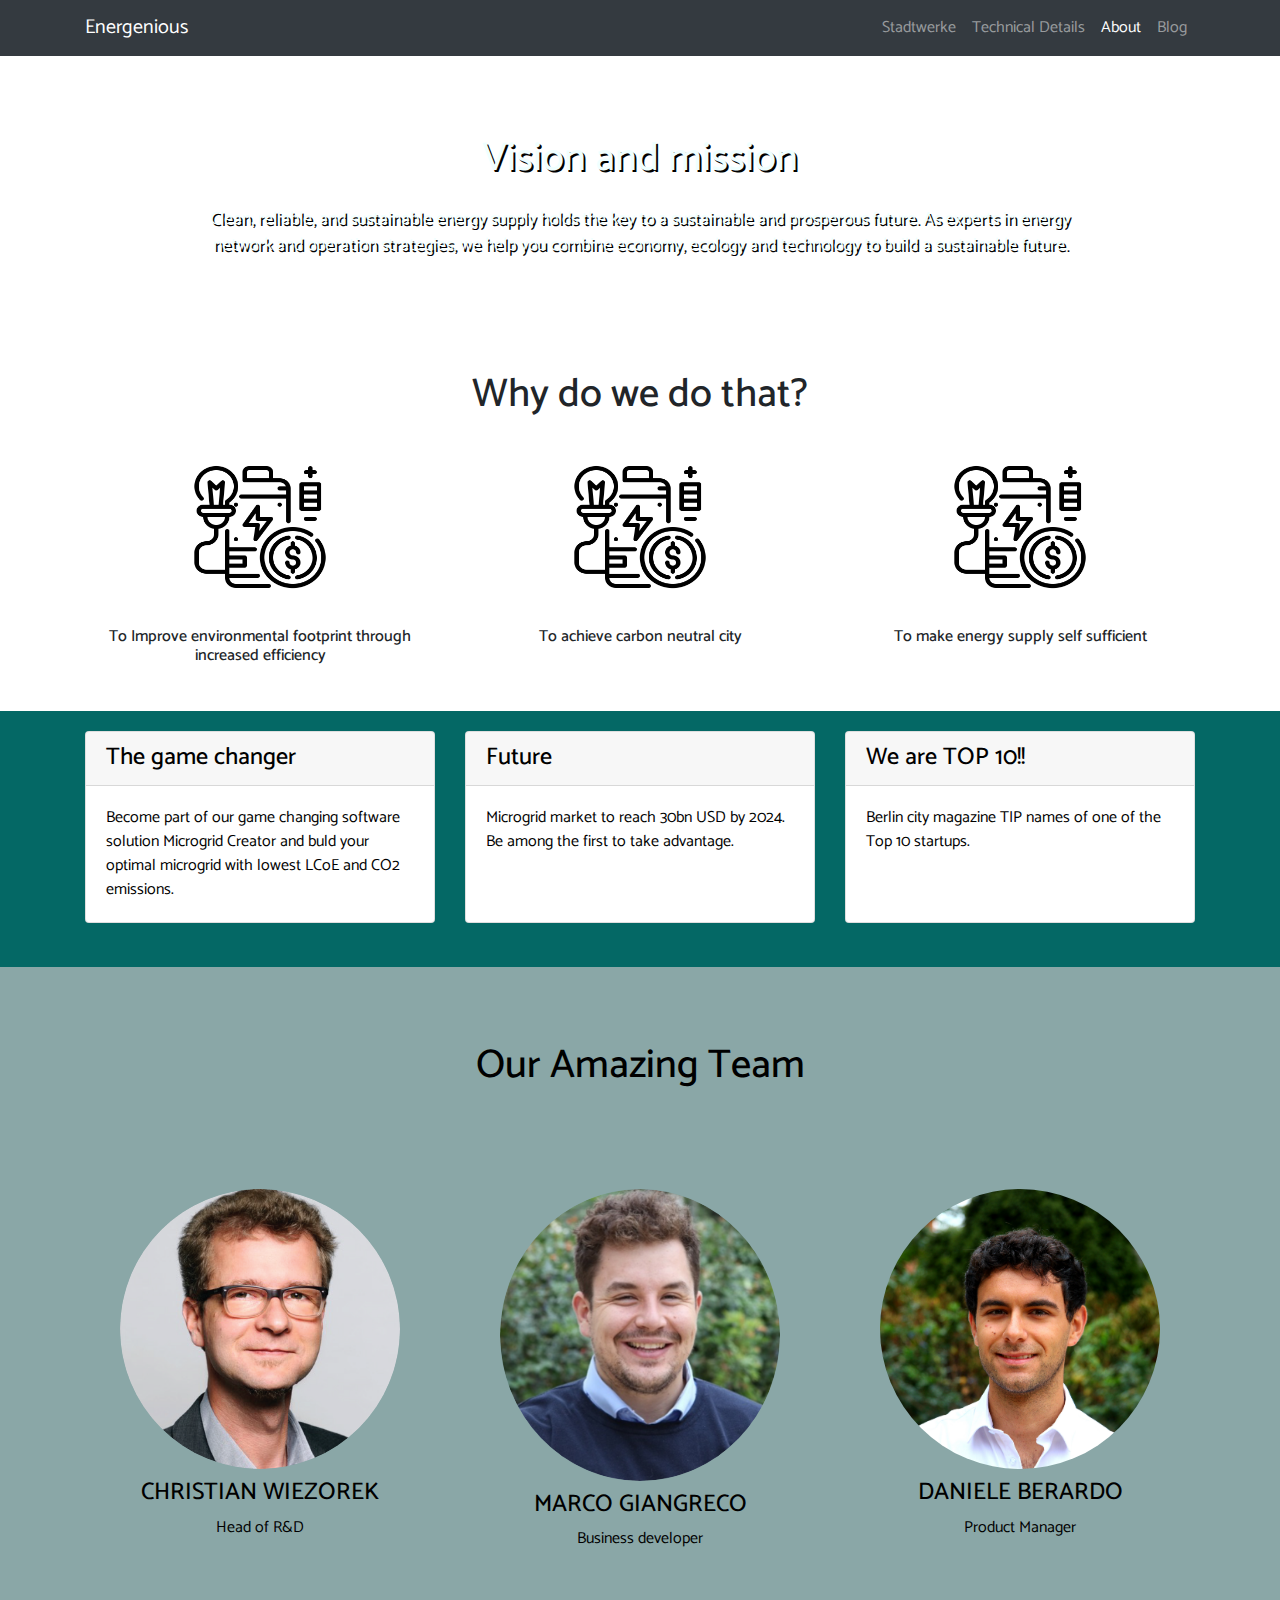
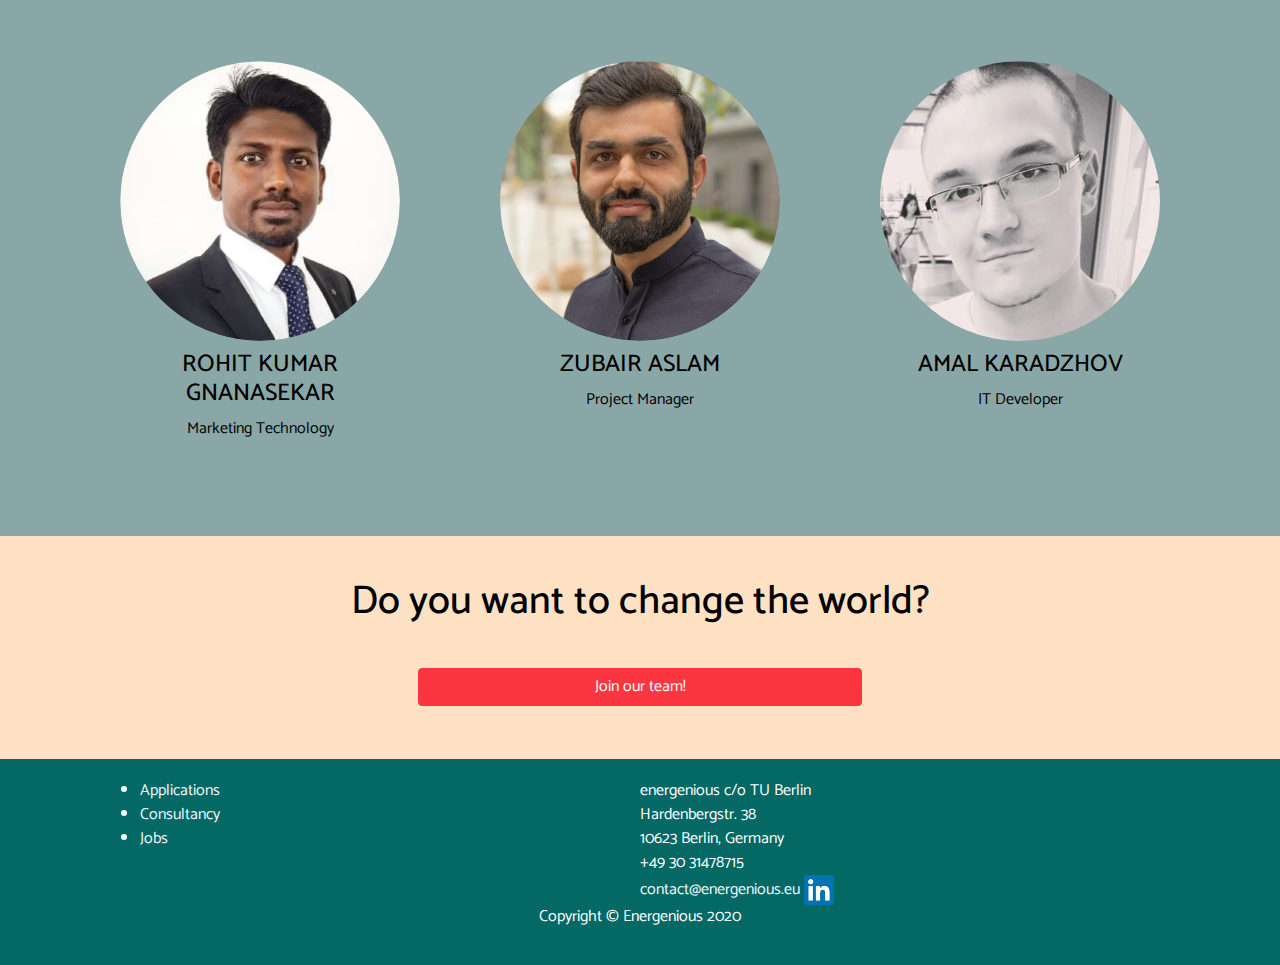
<file: startbootstrap-modern-business-gh-pages/about.html>
<!DOCTYPE html>
<html lang="en">

    <head>

        <meta charset="utf-8">
        <meta name="viewport" content="width=device-width, initial-scale=1, shrink-to-fit=no">
        
        <link href="https://fonts.googleapis.com/css?family=Catamaran&display=swap" rel="stylesheet">
        <link href="https://fonts.googleapis.com/css?family=Prompt&display=swap" rel="stylesheet">
        
        <meta name="description" content="">
        <meta name="author" content="">

        <title>Modern Business - Start Bootstrap Template</title>

        <!-- Bootstrap core CSS -->
        <link href="vendor/bootstrap/css/bootstrap.min.css" rel="stylesheet">

        <!-- Custom styles for this template -->
        <link href="css/modern-business.css" rel="stylesheet">

    </head>

    <body style=" padding: inherit">

        <!-- Navigation -->
        <nav class="navbar fixed-top navbar-expand-lg navbar-dark bg-dark fixed-top">
            <div class="container">
                <a class="navbar-brand" href="index.html">Energenious</a>
                <button class="navbar-toggler navbar-toggler-right" type="button" data-toggle="collapse" data-target="#navbarResponsive" aria-controls="navbarResponsive" aria-expanded="false" aria-label="Toggle navigation">
                    <span class="navbar-toggler-icon"></span>
                </button>
                <div class="collapse navbar-collapse" id="navbarResponsive">
                    <ul class="navbar-nav ml-auto">
                        <li class="nav-item">
                            <a class="nav-link" href="stadtwerke.html">Stadtwerke</a>
                        </li>
                        <li class="nav-item">
                            <a class="nav-link" href="technical_details.html">Technical Details</a>
                        </li>
                        <li class="nav-item; active">
                            <a class="nav-link" href="about.html">About</a>
                        </li>
                        <li class="nav-item">
                            <a class="nav-link" href="#">Blog</a>
                        </li>
                    </ul>
                </div>
            </div>
        </nav>

        <!-- Page Content -->
        <div class="abouthead">

            <div class="container">

                <div style="padding-top: 10%">
                    <h1 class="my-4" style="text-align: center; color: azure">Vision and mission</h1>
                </div>
                <div style="padding-bottom:5%">
                    <p style="font-size: 110%; text-align: center; margin: 0% 10%; color: azure"> Clean, reliable, and sustainable energy supply holds the key to a sustainable and prosperous future. As experts in energy network and operation strategies, we help you combine economy, ecology and technology to build a sustainable future.

                    </p>
                </div>
            </div>
        </div>

        <div>
            <div class="container">
                <h1 style="text-align: center; padding-top: 5% ">Why do we do that?</h1>
                <!-- Marketing Icons Section
<!-- /.row -->
                
                <div class="row">
                    <div class="col-lg-4 mb-4">
                        <img src="./images/ecology-and-environment.png" class ="card-img-top" style="height: 50%; width: 40%; margin: 10% 30% ">
                        <div class="card-body" style="padding:0%">
                            <h6 class="card-title" style="text-align: center">To Improve environmental footprint through increased efficiency</h6>

                        </div>

                    </div>
                    <div class="col-lg-4 mb-4">

                        <img src="./images/ecology-and-environment.png" class ="card-img-top" style="height: 50%; width: 40%; margin: 10% 30% ">
                        <div class="card-body" style="padding:0% 10%">
                            <h6 class="card-title" style="text-align: center">To achieve carbon neutral city
                            </h6>


                        </div>
                    </div>
                    <div class="col-lg-4 mb-4">

                        <img src="./images/ecology-and-environment.png" class ="card-img-top" style="height: 50%; width: 40%; margin: 10% 30% ">
                        <div class="card-body" style="padding:0%">
                            <h6 class="card-title" style="text-align: center">To make energy supply self sufficient
                            </h6>

                        </div>
                    </div>
                </div>
                <!-- /.row -->
            </div>
        </div>




        <div class="classical-box">
            <div class="container">

                <!-- Marketing Icons Section -->
                <div class="row">
                    <div class="col-lg-4 mb-4">
                        <div class="card h-100">
                            <h4 class="card-header">The game changer</h4>
                            <div class="card-body">
                                <p class="card-text">Become part of our game changing software solution Microgrid Creator and buld your optimal microgrid with lowest LCoE and CO2 emissions.</p>
                            </div>
                        </div>
                    </div>
                    <div class="col-lg-4 mb-4">
                        <div class="card h-100">
                            <h4 class="card-header">Future</h4>
                            <div class="card-body">
                                <p class="card-text">Microgrid market to reach 30bn USD by 2024. Be among the first to take advantage.</p>
                            </div>
                        </div>
                    </div>
                    <div class="col-lg-4 mb-4">
                        <div class="card h-100">
                            <h4 class="card-header">We are TOP 10!!</h4>
                            <div class="card-body">
                                <p class="card-text">Berlin city magazine TIP names of one of the Top 10 startups.</p>
                            </div>
                        </div>
                    </div>
                </div>
                <!-- /.row -->


            </div>
        </div>
        <div class="soft-box">
            <div class="container">
                <h1 style="text-align: center; padding: 5% ">Our Amazing Team</h1>
                <!-- Marketing Icons Section
<!-- /.row -->
                <div class="row">
                    <div class="col-lg-4">
                        <div class="team-member" style="margin: 10%">
                            <img class="mx-auto rounded-circle" src="./images/team/Christian.png" alt="" style="width: 100%">
                            <p class="img__description">Christian is responsible for the development of the modeling and optimization software of energenious. He also takes responsibility for the commercial controlling. Christian has a background in natural sciences. Due to his many years as an independent master carpenter he has a sound business and commercial experience. As a research associate at the SENSE department of the Technical University of Berlin, he is responsible for the implementation of European projects on smart grids, integration of renewable energies, sector coupling and decentralization.</p>
                            <h4 style="text-align: center">CHRISTIAN WIEZOREK</h4>
                            <p style="text-align: center">Head of R&amp;D</p>
                            <ul class="list-inline social-buttons">
                                <li class="list-inline-item">
                                    <a href="#">
                                        <i class="fab fa-twitter"></i>
                                    </a>
                                </li>
                                <li class="list-inline-item">
                                    <a href="#">
                                        <i class="fab fa-facebook-f"></i>
                                    </a>
                                </li>
                                <li class="list-inline-item">
                                    <a href="#">
                                        <i class="fab fa-linkedin-in"></i>
                                    </a>
                                </li>
                            </ul>
                        </div>
                    </div>
                    <div class="col-lg-4">
                        <div class="team-member" style="margin: 10%">
                            <img class="mx-auto rounded-circle" src="./images/team/Marco.png" alt="" style="width: 100%">
                            <p class="img__description">Marco is responsible for customer relations and business development at energenious. In this role, he also supports the strategic planning and internal processes. Marco is a trained mechanical design engineer and has worked in several cross-cultural environments in Europe and Mexico. With his affinity for business literature and his experience in the automotive industry he contributes to a lean and agile working environment, involving the customer in the team.</p>
                            <h4 style="text-align: center">MARCO GIANGRECO</h4>
                            <p style="text-align: center">Business developer</p>
                            <ul class="list-inline social-buttons">
                                <li class="list-inline-item">
                                    <a href="#">
                                        <i class="fab fa-twitter"></i>
                                    </a>
                                </li>
                                <li class="list-inline-item">
                                    <a href="#">
                                        <i class="fab fa-facebook-f"></i>
                                    </a>
                                </li>
                                <li class="list-inline-item">
                                    <a href="#">
                                        <i class="fab fa-linkedin-in"></i>
                                    </a>
                                </li>
                            </ul>
                        </div>
                    </div>
                    <div class="col-lg-4">
                        <div class="team-member" style="margin: 10%">
                            <img class="mx-auto rounded-circle" src="./images/team/Daniele.jpg" alt="" style="width: 100%">
                            <p class="img__description">Daniele is responsible for the agile software development at energenious. He has a M.Eng. in electrical engineering at the Technical University Berlin and many years of practical experience as a freelance IT developer. In his previous work Daniele has been deeply involved in the topics of automation and optimization of smart grids at research institutions such as Fraunhofer ISE, DFKI and DAI Laboratory. Through his experience and expertise in the electrical and ICT sector, he creates the necessary interfaces for the digitization of energy.</p>
                            <h4 style="text-align: center">DANIELE BERARDO</h4>
                            <p style="text-align: center">Product Manager</p>
                            <ul class="list-inline social-buttons">
                                <li class="list-inline-item">
                                    <a href="#">
                                        <i class="fab fa-twitter"></i>
                                    </a>
                                </li>
                                <li class="list-inline-item">
                                    <a href="#">
                                        <i class="fab fa-facebook-f"></i>
                                    </a>
                                </li>
                                <li class="list-inline-item">
                                    <a href="#">
                                        <i class="fab fa-linkedin-in"></i>
                                    </a>
                                </li>
                            </ul>
                        </div>
                    </div>
                    <div class="col-lg-4">
                        <div class="team-member" style="margin: 10%">
                            <img class="mx-auto rounded-circle" src="./images/team/Rohit.png" alt="" style="width: 100%">
                            <p class="img__description">Rohit is responsible for marketing technology at energenious. He has a B.Eng. in Electrical Engineering and an MBA & Eng. in Interdisciplinary Management. Through his work as a market analyst with other tech startups, Rohit can draw on a wealth of experience. In addition, he has many years of experience as a project manager and development engineer in India and Europe, i.a. in the startup area. With his analytical skills and strategic mindset, he enables the implementation of both short and long term structured actions.</p>
                            <h4 style="text-align: center">ROHIT KUMAR GNANASEKAR</h4>
                            <p style="text-align: center">Marketing Technology</p>
                            <ul class="list-inline social-buttons">
                                <li class="list-inline-item">
                                    <a href="#">
                                        <i class="fab fa-twitter"></i>
                                    </a>
                                </li>
                                <li class="list-inline-item">
                                    <a href="#">
                                        <i class="fab fa-facebook-f"></i>
                                    </a>
                                </li>
                                <li class="list-inline-item">
                                    <a href="#">
                                        <i class="fab fa-linkedin-in"></i>
                                    </a>
                                </li>
                            </ul>
                        </div>
                    </div>
                    <div class="col-lg-4">
                        <div class="team-member" style="margin: 10%">
                            <img class="mx-auto rounded-circle" src="./images/team/Zubair.png" alt="" style="width: 100%">
                            <p class="img__description">Zubair is responsible for data architecture development and data management at energenious. He also takes care of user administration. Zubair has a bachelor’s degree in mechanical engineering from Pakistan and master’s degree in power engineering from TU Munich. He has worked in various positions in Pakistan and Europe. With his working experience and knowledge in system design and product management in the energy sector he contributes to the integration of sustainable and renewable energy systems. He has also worked in solar energy market intelligence at SolarPower Europe and laid the foundation for Global Market Outlook Report (GMO 2018).</p>
                            <h4 style="text-align: center">ZUBAIR ASLAM</h4>
                            <p style="text-align: center">Project Manager</p>
                            <ul class="list-inline social-buttons">
                                <li class="list-inline-item">
                                    <a href="#">
                                        <i class="fab fa-twitter"></i>
                                    </a>
                                </li>
                                <li class="list-inline-item">
                                    <a href="#">
                                        <i class="fab fa-facebook-f"></i>
                                    </a>
                                </li>
                                <li class="list-inline-item">
                                    <a href="#">
                                        <i class="fab fa-linkedin-in"></i>
                                    </a>
                                </li>
                            </ul>
                        </div>
                    </div>
                    <div class="col-lg-4">
                        <div class="team-member" style="margin: 10%">
                            <img class="mx-auto rounded-circle" src="./images/team/Amal.png" alt="" style="width: 100%">
                            <p class="img__description">Amal is a Junior Developer at energenious. He is a trained IT developer with certificates from Software University Sofia, Bulgaria, and specialized in web development. In his freelance work he has implemented several own open source projects, i.a. in the gaming area. Amal supports the product development at energenious, especially in the field of front-end implementation and back-end connectivity.</p>
                            <h4 style="text-align: center">AMAL KARADZHOV</h4>
                            <p style="text-align: center">IT Developer</p>
                            <ul class="list-inline social-buttons">
                                <li class="list-inline-item">
                                    <a href="#">
                                        <i class="fab fa-twitter"></i>
                                    </a>
                                </li>
                                <li class="list-inline-item">
                                    <a href="#">
                                        <i class="fab fa-facebook-f"></i>
                                    </a>
                                </li>
                                <li class="list-inline-item">
                                    <a href="#">
                                        <i class="fab fa-linkedin-in"></i>
                                    </a>
                                </li>
                            </ul>
                        </div>
                    </div>
                </div>
                <!-- /.row -->
            </div>
        </div>

        <div class="accent-box">
            <div class="container">
                <h1 style="text-align: center; padding-top: 2% ">Do you want to change the world?</h1>
                <button type="button" class="btn btn-primary" style="margin: 3% 30%; width: 40%">Join our team!</button>
                <!-- Marketing Icons Section
<!-- /.row -->
                <div class="row">

                </div>
            </div>
        </div>
        <!-- /.row -->

        <!-- /.container -->

        <!-- Footer -->
        <footer class="classical-box">
            <div class="container">
                <div class="row col-12 text-white">
                    <div class="container col-6">
                        <ul>
                            <li><a href="applications.html">Applications</a></li>
                            <li><a href="services.html">Consultancy</a></li>
                            <li><a href="jobs.html">Jobs</a></li>	
                        </ul>
                    </div>
                    <div class="container col-6">
                        energenious c/o TU Berlin<br>
                        Hardenbergstr. 38<br>
                        10623 Berlin, Germany<br>
                        +49 30 31478715<br>
                        <a href="mailto:contact@energenious.eu">contact@energenious.eu</a>
                        <a href="https://www.linkedin.com/company/energenious/" target="_blank">
                            <img src="images/linkedin.png">
                        </a>
                    </div>
                </div>
                <div class="container col-12 text-center">
                    <p class="text-white">Copyright &copy; Energenious 2020</p>
                </div>
            </div>
            <!-- /.container -->
        </footer>

        <!-- Bootstrap core JavaScript -->
        <script src="vendor/jquery/jquery.min.js"></script>
        <script src="vendor/bootstrap/js/bootstrap.bundle.min.js"></script>

    </body>

</html>
</file>
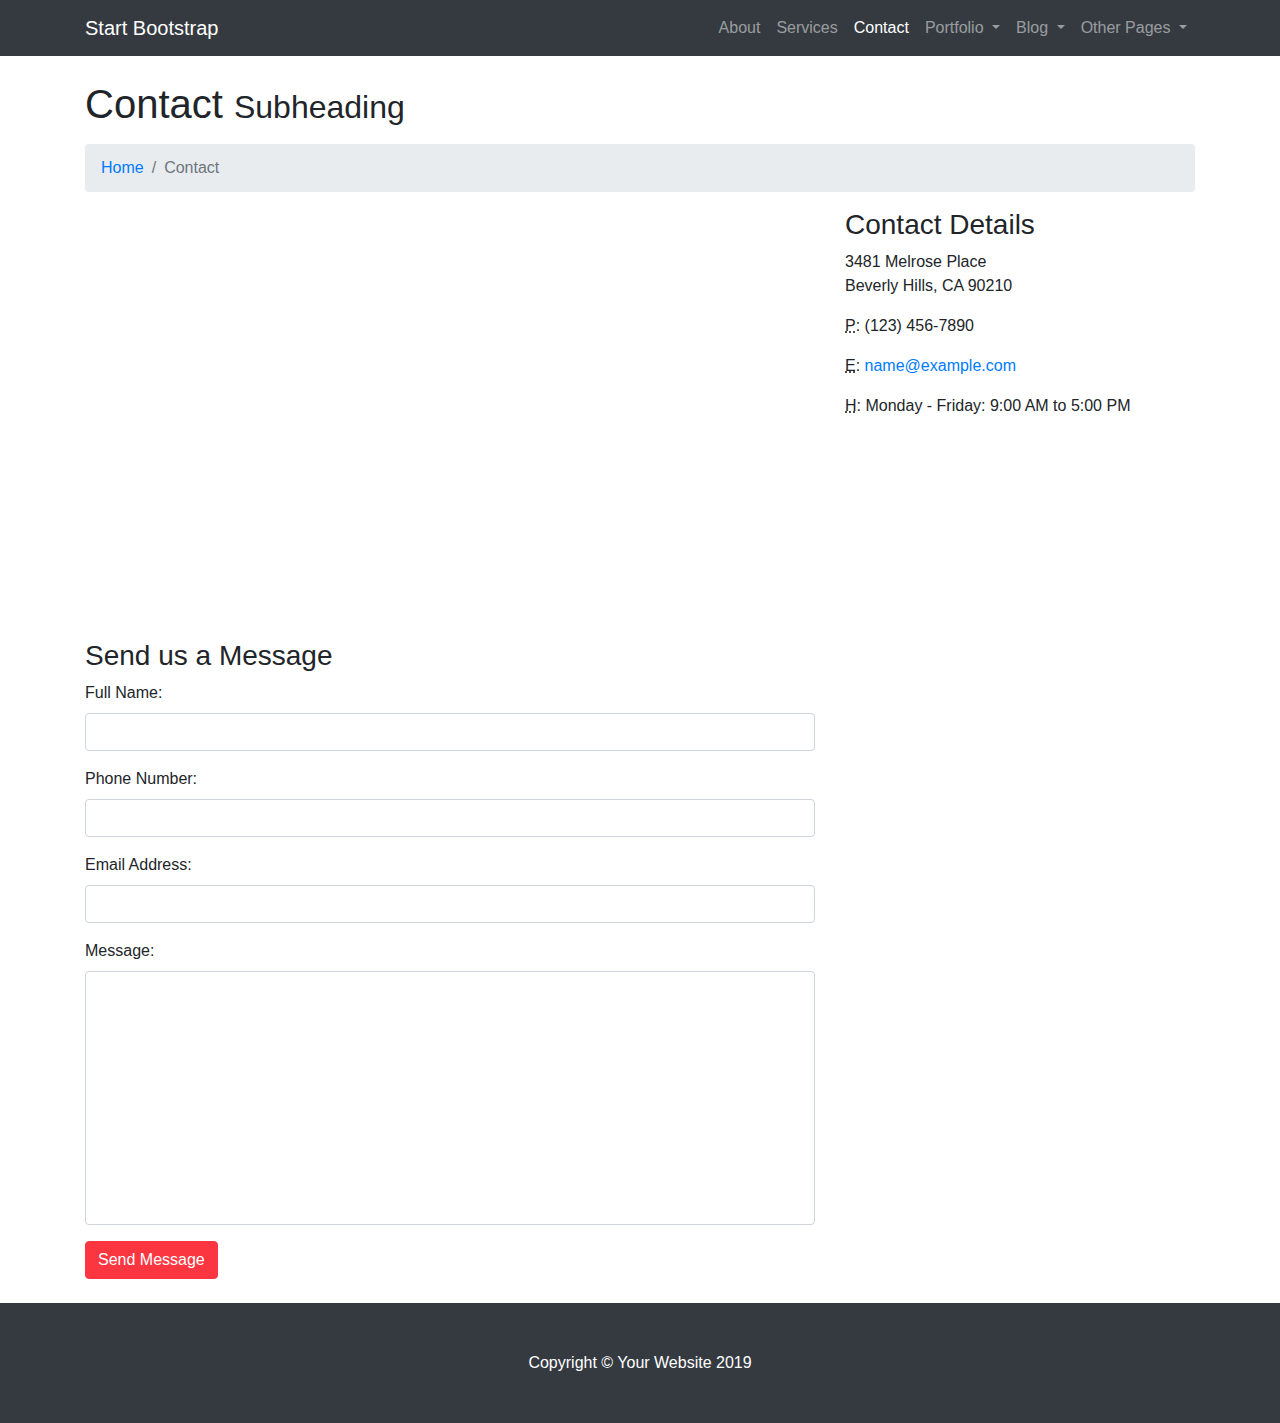
<file: startbootstrap-modern-business-gh-pages/contact.html>
<!DOCTYPE html>
<html lang="en">

<head>

  <meta charset="utf-8">
  <meta name="viewport" content="width=device-width, initial-scale=1, shrink-to-fit=no">
  <meta name="description" content="">
  <meta name="author" content="">

  <title>Modern Business - Start Bootstrap Template</title>

  <!-- Bootstrap core CSS -->
  <link href="vendor/bootstrap/css/bootstrap.min.css" rel="stylesheet">

  <!-- Custom styles for this template -->
  <link href="css/modern-business.css" rel="stylesheet">

</head>

<body>

  <!-- Navigation -->
  <nav class="navbar fixed-top navbar-expand-lg navbar-dark bg-dark fixed-top">
    <div class="container">
      <a class="navbar-brand" href="index.html">Start Bootstrap</a>
      <button class="navbar-toggler navbar-toggler-right" type="button" data-toggle="collapse" data-target="#navbarResponsive" aria-controls="navbarResponsive" aria-expanded="false" aria-label="Toggle navigation">
        <span class="navbar-toggler-icon"></span>
      </button>
      <div class="collapse navbar-collapse" id="navbarResponsive">
        <ul class="navbar-nav ml-auto">
          <li class="nav-item">
            <a class="nav-link" href="about.html">About</a>
          </li>
          <li class="nav-item">
            <a class="nav-link" href="services.html">Services</a>
          </li>
          <li class="nav-item active">
            <a class="nav-link" href="contact.html">Contact</a>
          </li>
          <li class="nav-item dropdown">
            <a class="nav-link dropdown-toggle" href="#" id="navbarDropdownPortfolio" data-toggle="dropdown" aria-haspopup="true" aria-expanded="false">
              Portfolio
            </a>
            <div class="dropdown-menu dropdown-menu-right" aria-labelledby="navbarDropdownPortfolio">
              <a class="dropdown-item" href="portfolio-1-col.html">1 Column Portfolio</a>
              <a class="dropdown-item" href="portfolio-2-col.html">2 Column Portfolio</a>
              <a class="dropdown-item" href="portfolio-3-col.html">3 Column Portfolio</a>
              <a class="dropdown-item" href="portfolio-4-col.html">4 Column Portfolio</a>
              <a class="dropdown-item" href="portfolio-item.html">Single Portfolio Item</a>
            </div>
          </li>
          <li class="nav-item dropdown">
            <a class="nav-link dropdown-toggle" href="#" id="navbarDropdownBlog" data-toggle="dropdown" aria-haspopup="true" aria-expanded="false">
              Blog
            </a>
            <div class="dropdown-menu dropdown-menu-right" aria-labelledby="navbarDropdownBlog">
              <a class="dropdown-item" href="blog-home-1.html">Blog Home 1</a>
              <a class="dropdown-item" href="blog-home-2.html">Blog Home 2</a>
              <a class="dropdown-item" href="blog-post.html">Blog Post</a>
            </div>
          </li>
          <li class="nav-item dropdown">
            <a class="nav-link dropdown-toggle" href="#" id="navbarDropdownBlog" data-toggle="dropdown" aria-haspopup="true" aria-expanded="false">
              Other Pages
            </a>
            <div class="dropdown-menu dropdown-menu-right" aria-labelledby="navbarDropdownBlog">
              <a class="dropdown-item" href="full-width.html">Full Width Page</a>
              <a class="dropdown-item" href="sidebar.html">Sidebar Page</a>
              <a class="dropdown-item" href="faq.html">FAQ</a>
              <a class="dropdown-item" href="404.html">404</a>
              <a class="dropdown-item" href="pricing.html">Pricing Table</a>
            </div>
          </li>
        </ul>
      </div>
    </div>
  </nav>

  <!-- Page Content -->
  <div class="container">

    <!-- Page Heading/Breadcrumbs -->
    <h1 class="mt-4 mb-3">Contact
      <small>Subheading</small>
    </h1>

    <ol class="breadcrumb">
      <li class="breadcrumb-item">
        <a href="index.html">Home</a>
      </li>
      <li class="breadcrumb-item active">Contact</li>
    </ol>

    <!-- Content Row -->
    <div class="row">
      <!-- Map Column -->
      <div class="col-lg-8 mb-4">
        <!-- Embedded Google Map -->
        <iframe width="100%" height="400px" frameborder="0" scrolling="no" marginheight="0" marginwidth="0" src="http://maps.google.com/maps?hl=en&amp;ie=UTF8&amp;ll=37.0625,-95.677068&amp;spn=56.506174,79.013672&amp;t=m&amp;z=4&amp;output=embed"></iframe>
      </div>
      <!-- Contact Details Column -->
      <div class="col-lg-4 mb-4">
        <h3>Contact Details</h3>
        <p>
          3481 Melrose Place
          <br>Beverly Hills, CA 90210
          <br>
        </p>
        <p>
          <abbr title="Phone">P</abbr>: (123) 456-7890
        </p>
        <p>
          <abbr title="Email">E</abbr>:
          <a href="mailto:name@example.com">name@example.com
          </a>
        </p>
        <p>
          <abbr title="Hours">H</abbr>: Monday - Friday: 9:00 AM to 5:00 PM
        </p>
      </div>
    </div>
    <!-- /.row -->

    <!-- Contact Form -->
    <!-- In order to set the email address and subject line for the contact form go to the bin/contact_me.php file. -->
    <div class="row">
      <div class="col-lg-8 mb-4">
        <h3>Send us a Message</h3>
        <form name="sentMessage" id="contactForm" novalidate>
          <div class="control-group form-group">
            <div class="controls">
              <label>Full Name:</label>
              <input type="text" class="form-control" id="name" required data-validation-required-message="Please enter your name.">
              <p class="help-block"></p>
            </div>
          </div>
          <div class="control-group form-group">
            <div class="controls">
              <label>Phone Number:</label>
              <input type="tel" class="form-control" id="phone" required data-validation-required-message="Please enter your phone number.">
            </div>
          </div>
          <div class="control-group form-group">
            <div class="controls">
              <label>Email Address:</label>
              <input type="email" class="form-control" id="email" required data-validation-required-message="Please enter your email address.">
            </div>
          </div>
          <div class="control-group form-group">
            <div class="controls">
              <label>Message:</label>
              <textarea rows="10" cols="100" class="form-control" id="message" required data-validation-required-message="Please enter your message" maxlength="999" style="resize:none"></textarea>
            </div>
          </div>
          <div id="success"></div>
          <!-- For success/fail messages -->
          <button type="submit" class="btn btn-primary" id="sendMessageButton">Send Message</button>
        </form>
      </div>

    </div>
    <!-- /.row -->

  </div>
  <!-- /.container -->

  <!-- Footer -->
  <footer class="py-5 bg-dark">
    <div class="container">
      <p class="m-0 text-center text-white">Copyright &copy; Your Website 2019</p>
    </div>
    <!-- /.container -->
  </footer>

  <!-- Bootstrap core JavaScript -->
  <script src="vendor/jquery/jquery.min.js"></script>
  <script src="vendor/bootstrap/js/bootstrap.bundle.min.js"></script>

  <!-- Contact form JavaScript -->
  <!-- Do not edit these files! In order to set the email address and subject line for the contact form go to the bin/contact_me.php file. -->
  <script src="js/jqBootstrapValidation.js"></script>
  <script src="js/contact_me.js"></script>

</body>

</html>
</file>
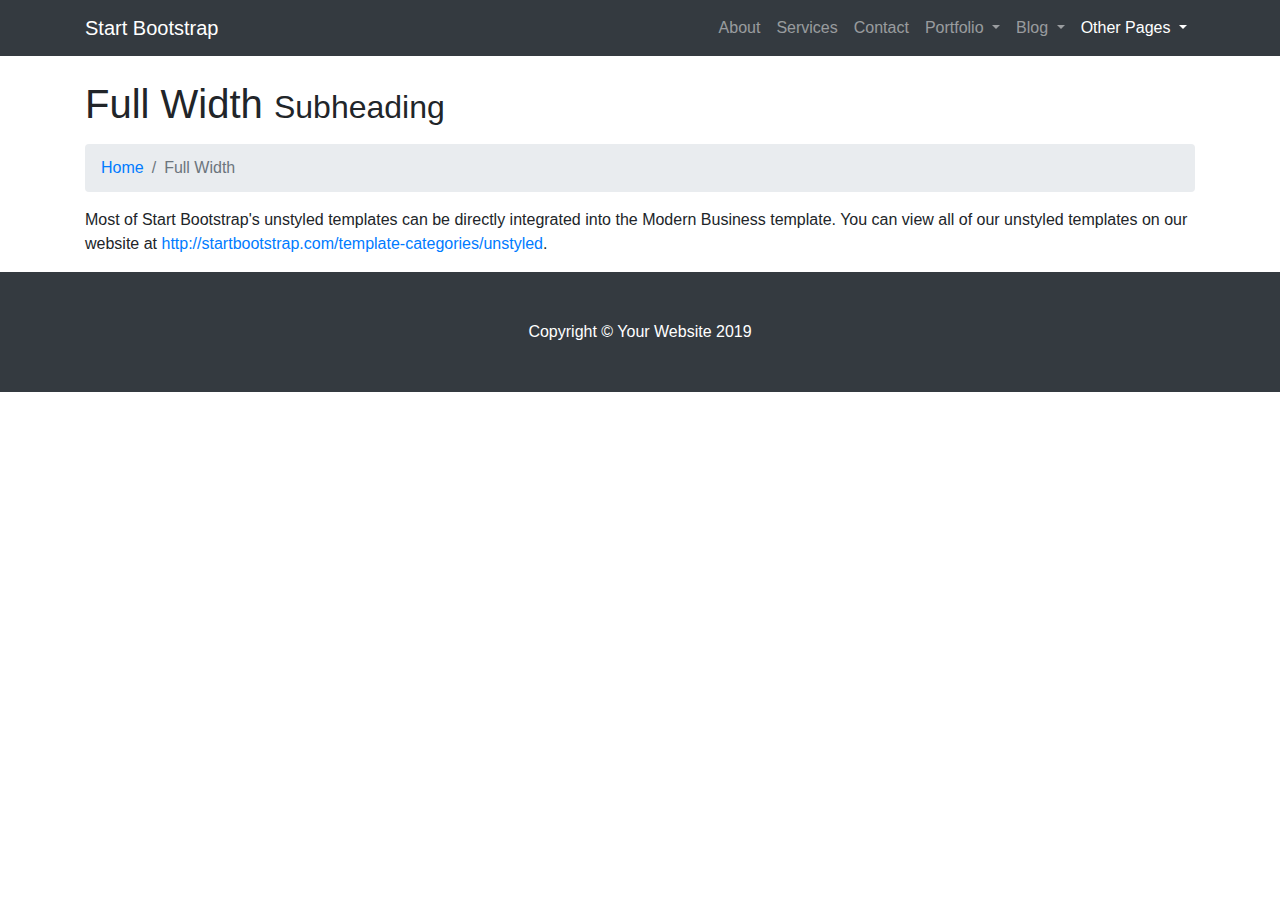
<file: startbootstrap-modern-business-gh-pages/full-width.html>
<!DOCTYPE html>
<html lang="en">

<head>

  <meta charset="utf-8">
  <meta name="viewport" content="width=device-width, initial-scale=1, shrink-to-fit=no">
  <meta name="description" content="">
  <meta name="author" content="">

  <title>Modern Business - Start Bootstrap Template</title>

  <!-- Bootstrap core CSS -->
  <link href="vendor/bootstrap/css/bootstrap.min.css" rel="stylesheet">

  <!-- Custom styles for this template -->
  <link href="css/modern-business.css" rel="stylesheet">

</head>

<body>

  <!-- Navigation -->
  <nav class="navbar fixed-top navbar-expand-lg navbar-dark bg-dark fixed-top">
    <div class="container">
      <a class="navbar-brand" href="index.html">Start Bootstrap</a>
      <button class="navbar-toggler navbar-toggler-right" type="button" data-toggle="collapse" data-target="#navbarResponsive" aria-controls="navbarResponsive" aria-expanded="false" aria-label="Toggle navigation">
        <span class="navbar-toggler-icon"></span>
      </button>
      <div class="collapse navbar-collapse" id="navbarResponsive">
        <ul class="navbar-nav ml-auto">
          <li class="nav-item">
            <a class="nav-link" href="about.html">About</a>
          </li>
          <li class="nav-item">
            <a class="nav-link" href="services.html">Services</a>
          </li>
          <li class="nav-item">
            <a class="nav-link" href="contact.html">Contact</a>
          </li>
          <li class="nav-item dropdown">
            <a class="nav-link dropdown-toggle" href="#" id="navbarDropdownPortfolio" data-toggle="dropdown" aria-haspopup="true" aria-expanded="false">
              Portfolio
            </a>
            <div class="dropdown-menu dropdown-menu-right" aria-labelledby="navbarDropdownPortfolio">
              <a class="dropdown-item" href="portfolio-1-col.html">1 Column Portfolio</a>
              <a class="dropdown-item" href="portfolio-2-col.html">2 Column Portfolio</a>
              <a class="dropdown-item" href="portfolio-3-col.html">3 Column Portfolio</a>
              <a class="dropdown-item" href="portfolio-4-col.html">4 Column Portfolio</a>
              <a class="dropdown-item" href="portfolio-item.html">Single Portfolio Item</a>
            </div>
          </li>
          <li class="nav-item dropdown">
            <a class="nav-link dropdown-toggle" href="#" id="navbarDropdownBlog" data-toggle="dropdown" aria-haspopup="true" aria-expanded="false">
              Blog
            </a>
            <div class="dropdown-menu dropdown-menu-right" aria-labelledby="navbarDropdownBlog">
              <a class="dropdown-item" href="blog-home-1.html">Blog Home 1</a>
              <a class="dropdown-item" href="blog-home-2.html">Blog Home 2</a>
              <a class="dropdown-item" href="blog-post.html">Blog Post</a>
            </div>
          </li>
          <li class="nav-item active dropdown">
            <a class="nav-link dropdown-toggle" href="#" id="navbarDropdownBlog" data-toggle="dropdown" aria-haspopup="true" aria-expanded="false">
              Other Pages
            </a>
            <div class="dropdown-menu dropdown-menu-right" aria-labelledby="navbarDropdownBlog">
              <a class="dropdown-item active" href="full-width.html">Full Width Page</a>
              <a class="dropdown-item" href="sidebar.html">Sidebar Page</a>
              <a class="dropdown-item" href="faq.html">FAQ</a>
              <a class="dropdown-item" href="404.html">404</a>
              <a class="dropdown-item" href="pricing.html">Pricing Table</a>
            </div>
          </li>
        </ul>
      </div>
    </div>
  </nav>

  <!-- Page Content -->
  <div class="container">

    <!-- Page Heading/Breadcrumbs -->
    <h1 class="mt-4 mb-3">Full Width
      <small>Subheading</small>
    </h1>

    <ol class="breadcrumb">
      <li class="breadcrumb-item">
        <a href="index.html">Home</a>
      </li>
      <li class="breadcrumb-item active">Full Width</li>
    </ol>

    <p>Most of Start Bootstrap's unstyled templates can be directly integrated into the Modern Business template. You can view all of our unstyled templates on our website at
      <a href="http://startbootstrap.com/template-categories/unstyled">http://startbootstrap.com/template-categories/unstyled</a>.</p>

  </div>
  <!-- /.container -->

  <!-- Footer -->
  <footer class="py-5 bg-dark">
    <div class="container">
      <p class="m-0 text-center text-white">Copyright &copy; Your Website 2019</p>
    </div>
    <!-- /.container -->
  </footer>

  <!-- Bootstrap core JavaScript -->
  <script src="vendor/jquery/jquery.min.js"></script>
  <script src="vendor/bootstrap/js/bootstrap.bundle.min.js"></script>

</body>

</html>
</file>
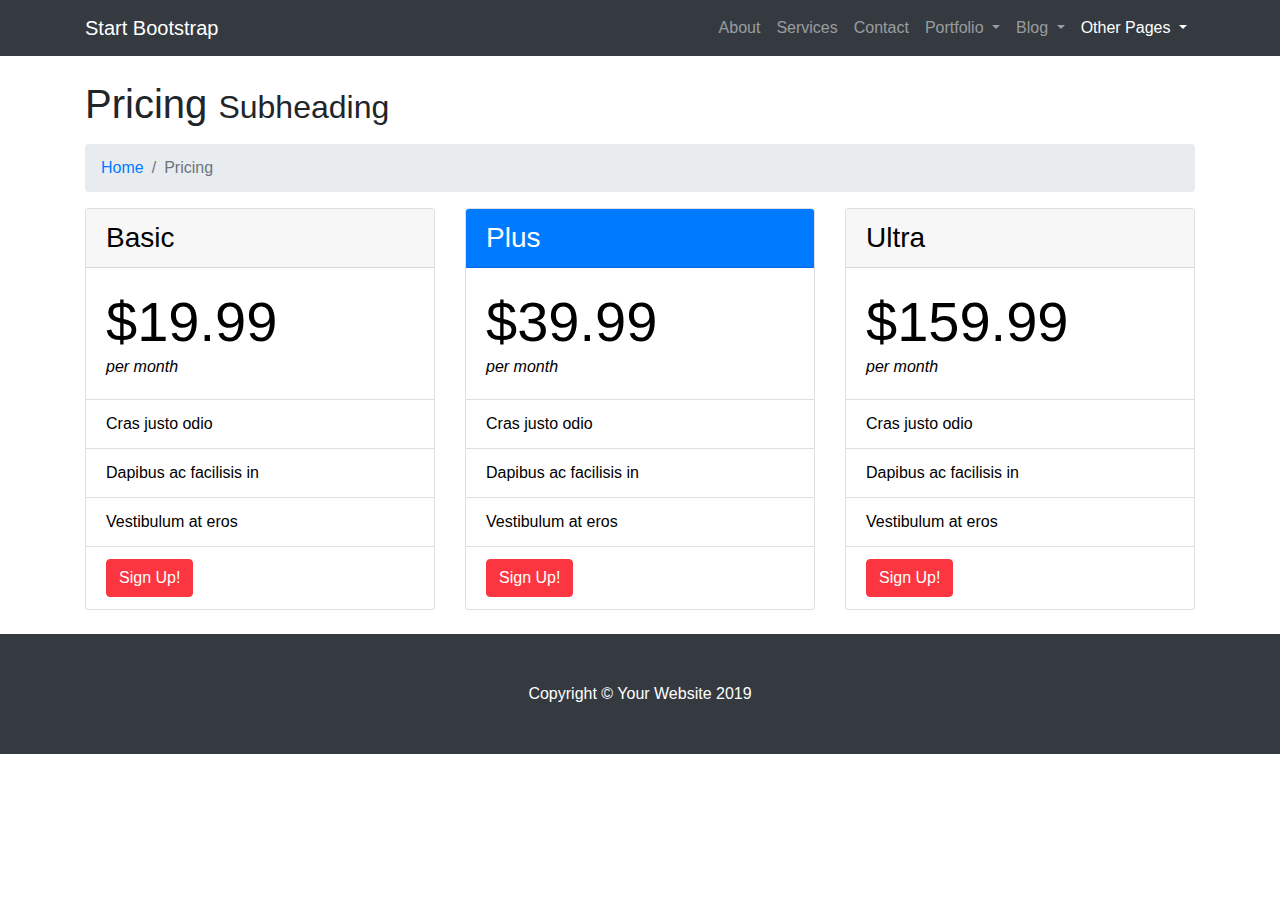
<file: startbootstrap-modern-business-gh-pages/pricing.html>
<!DOCTYPE html>
<html lang="en">

<head>

  <meta charset="utf-8">
  <meta name="viewport" content="width=device-width, initial-scale=1, shrink-to-fit=no">
  <meta name="description" content="">
  <meta name="author" content="">

  <title>Modern Business - Start Bootstrap Template</title>

  <!-- Bootstrap core CSS -->
  <link href="vendor/bootstrap/css/bootstrap.min.css" rel="stylesheet">

  <!-- Custom styles for this template -->
  <link href="css/modern-business.css" rel="stylesheet">

</head>

<body>

  <!-- Navigation -->
  <nav class="navbar fixed-top navbar-expand-lg navbar-dark bg-dark fixed-top">
    <div class="container">
      <a class="navbar-brand" href="index.html">Start Bootstrap</a>
      <button class="navbar-toggler navbar-toggler-right" type="button" data-toggle="collapse" data-target="#navbarResponsive" aria-controls="navbarResponsive" aria-expanded="false" aria-label="Toggle navigation">
        <span class="navbar-toggler-icon"></span>
      </button>
      <div class="collapse navbar-collapse" id="navbarResponsive">
        <ul class="navbar-nav ml-auto">
          <li class="nav-item">
            <a class="nav-link" href="about.html">About</a>
          </li>
          <li class="nav-item">
            <a class="nav-link" href="services.html">Services</a>
          </li>
          <li class="nav-item">
            <a class="nav-link" href="contact.html">Contact</a>
          </li>
          <li class="nav-item dropdown">
            <a class="nav-link dropdown-toggle" href="#" id="navbarDropdownPortfolio" data-toggle="dropdown" aria-haspopup="true" aria-expanded="false">
              Portfolio
            </a>
            <div class="dropdown-menu dropdown-menu-right" aria-labelledby="navbarDropdownPortfolio">
              <a class="dropdown-item" href="portfolio-1-col.html">1 Column Portfolio</a>
              <a class="dropdown-item" href="portfolio-2-col.html">2 Column Portfolio</a>
              <a class="dropdown-item" href="portfolio-3-col.html">3 Column Portfolio</a>
              <a class="dropdown-item" href="portfolio-4-col.html">4 Column Portfolio</a>
              <a class="dropdown-item" href="portfolio-item.html">Single Portfolio Item</a>
            </div>
          </li>
          <li class="nav-item dropdown">
            <a class="nav-link dropdown-toggle" href="#" id="navbarDropdownBlog" data-toggle="dropdown" aria-haspopup="true" aria-expanded="false">
              Blog
            </a>
            <div class="dropdown-menu dropdown-menu-right" aria-labelledby="navbarDropdownBlog">
              <a class="dropdown-item" href="blog-home-1.html">Blog Home 1</a>
              <a class="dropdown-item" href="blog-home-2.html">Blog Home 2</a>
              <a class="dropdown-item" href="blog-post.html">Blog Post</a>
            </div>
          </li>
          <li class="nav-item active dropdown">
            <a class="nav-link dropdown-toggle" href="#" id="navbarDropdownBlog" data-toggle="dropdown" aria-haspopup="true" aria-expanded="false">
              Other Pages
            </a>
            <div class="dropdown-menu dropdown-menu-right" aria-labelledby="navbarDropdownBlog">
              <a class="dropdown-item" href="full-width.html">Full Width Page</a>
              <a class="dropdown-item" href="sidebar.html">Sidebar Page</a>
              <a class="dropdown-item" href="faq.html">FAQ</a>
              <a class="dropdown-item" href="404.html">404</a>
              <a class="dropdown-item active" href="pricing.html">Pricing Table</a>
            </div>
          </li>
        </ul>
      </div>
    </div>
  </nav>

  <!-- Page Content -->
  <div class="container">

    <!-- Page Heading/Breadcrumbs -->
    <h1 class="mt-4 mb-3">Pricing
      <small>Subheading</small>
    </h1>

    <ol class="breadcrumb">
      <li class="breadcrumb-item">
        <a href="index.html">Home</a>
      </li>
      <li class="breadcrumb-item active">Pricing</li>
    </ol>

    <!-- Content Row -->
    <div class="row">
      <div class="col-lg-4 mb-4">
        <div class="card h-100">
          <h3 class="card-header">Basic</h3>
          <div class="card-body">
            <div class="display-4">$19.99</div>
            <div class="font-italic">per month</div>
          </div>
          <ul class="list-group list-group-flush">
            <li class="list-group-item">Cras justo odio</li>
            <li class="list-group-item">Dapibus ac facilisis in</li>
            <li class="list-group-item">Vestibulum at eros</li>
            <li class="list-group-item">
              <a href="#" class="btn btn-primary">Sign Up!</a>
            </li>
          </ul>
        </div>
      </div>
      <div class="col-lg-4 mb-4">
        <div class="card card-outline-primary h-100">
          <h3 class="card-header bg-primary text-white">Plus</h3>
          <div class="card-body">
            <div class="display-4">$39.99</div>
            <div class="font-italic">per month</div>
          </div>
          <ul class="list-group list-group-flush">
            <li class="list-group-item">Cras justo odio</li>
            <li class="list-group-item">Dapibus ac facilisis in</li>
            <li class="list-group-item">Vestibulum at eros</li>
            <li class="list-group-item">
              <a href="#" class="btn btn-primary">Sign Up!</a>
            </li>
          </ul>
        </div>
      </div>
      <div class="col-lg-4 mb-4">
        <div class="card h-100">
          <h3 class="card-header">Ultra</h3>
          <div class="card-body">
            <div class="display-4">$159.99</div>
            <div class="font-italic">per month</div>
          </div>
          <ul class="list-group list-group-flush">
            <li class="list-group-item">Cras justo odio</li>
            <li class="list-group-item">Dapibus ac facilisis in</li>
            <li class="list-group-item">Vestibulum at eros</li>
            <li class="list-group-item">
              <a href="#" class="btn btn-primary">Sign Up!</a>
            </li>
          </ul>
        </div>
      </div>
    </div>
    <!-- /.row -->

  </div>
  <!-- /.container -->

  <!-- Footer -->
  <footer class="py-5 bg-dark">
    <div class="container">
      <p class="m-0 text-center text-white">Copyright &copy; Your Website 2019</p>
    </div>
    <!-- /.container -->
  </footer>

  <!-- Bootstrap core JavaScript -->
  <script src="vendor/jquery/jquery.min.js"></script>
  <script src="vendor/bootstrap/js/bootstrap.bundle.min.js"></script>

</body>

</html>
</file>
<file: startbootstrap-modern-business-gh-pages/css/modern-business.css>
/*!
* Start Bootstrap - Modern Business (https://startbootstrap.com/template-overviews/modern-business)
* Copyright 2013-2019 Start Bootstrap
* Licensed under MIT (https://github.com/BlackrockDigital/startbootstrap-logomodern-business-nav/blob/master/LICENSE)
*/
/* COLOR 1 */
:root {
    --main-bg-color: #133153; 
    --soft-bg-color: #afd0d9;    
    --hot-bg-color: #ffe2c4; 
    --accent-color: #fb3640;
    --text-color-on-main-bg: #fff;
    --text-color-on-accent-color: #fff;
    --text-color-on-soft-color: #000;
}
/* COLOR 2 */
:root {
    --main-bg-color: #046865; 
    --soft-bg-color: #8aa7a7;
    --hot-bg-color: #ffe2c4;  
    /* too colorful --hot-bg-color: #ff9068;  */
    --accent-color: #fb3640;
    --text-color-on-main-bg: #fff;
    --text-color-on-accent-color: #fff;
    --text-color-on-soft-color: #000;
}



body {
    font-family: 'Catamaran', sans-serif;  
    /*font-family: 'Catamaran', sans-serif;*/
    /*font-family: 'Prompt', sans-serif;*/
}


body {
    padding-top: 56px;
}

.masterhead h1, .masterhead h2 {
    text-shadow: 2px 2px #fff;
    margin-top: 5%;
}

.bg-masterhead {

    /* The image used */
    background-image: url("../images/wallpaper-color.jpg");


    /* Center and scale the image nicely */
    background-position: top;
    background-repeat: no-repeat;
    background-size: cover;
}

.bg-masterhead-stadtwerke {

    /* The image used */
    background-image: url("../images/wallpaper-stadtwerke.jpg");

    /* Full height */
    height: 700px;

    padding-top: 10%;
    padding-right: 40%;

    /* Center and scale the image nicely */
    background-position: center;
    background-repeat: no-repeat;
    background-size: cover;
}

.abouthead {
    text-shadow: 2px 2px #000;
    background-image: url(https://images.unsplash.com/photo-1578167597239-14f8fc680b6b?ixlib=rb-1.2.1&ixid=eyJhcHBfaWQiOjEyMDd9&auto=format&fit=crop&w=1856&q=80); 
    background-position: center;
    background-repeat: no-repeat;
    background-size: cover
}

.colorize-layer {
    #background-color: rgba(83, 61, 19, 0.7);

    width: 100%;
    height: 100%;
}

.carousel-item {
    height: 65vh;
    min-height: 300px;
    background: no-repeat center center scroll;
    -webkit-background-size: cover;
    -moz-background-size: cover;
    -o-background-size: cover;
    background-size: cover;
}

.portfolio-item {
    margin-bottom: 30px;
}

.accent-box{
    background-color: var(--hot-bg-color);
    padding: 20px 0px 20px 0px;
    color:black;
}


.soft-box{
    background-color: var(--soft-bg-color);
    padding: 20px 0px 20px 0px;
    color: black;
}

.classical-box{
    background-color: var(--main-bg-color);
    padding: 20px 0px 20px 0px;
    color: var(--text-color-on-main-bg);
}

.neutral-box{
    padding: 30px;
}

.box-energy-source > img {
    max-height: 150px;
    max-width: 150px;
    margin-top: 10px;
}

.bg-footer {
    background-color: var(--main-bg-color);
}

footer a {
    color: aliceblue;
}
footer a:hover {
    color: greenyellow;
}

.img-card {
    max-height: 100px;
    max-width: 100px;
}

.card-technical-detail {
    margin: 10%; 
    width:80%;
    height:85%;
}

/* ABOUT */
.rounded-circle {
    margin-bottom: 10px;
}

.team-member {
    color: var(--text-color-on-soft-color);
}

.team-member:hover .img__description {
    visibility: visible;
    opacity: 1;
}


.img__description {
    text-align: center;
    position: absolute;
    top: 0;
    bottom: 0;
    left: 0;
    right: 0;
    padding: 30px;
    background: rgba(33, 37, 41, 0.70);
    color: #fff;
    font-size: 18px;
    
    text-shadow: 1px 1px #000;
    visibility: hidden;
    opacity: 0;

    /* transition effect. not necessary */
    transition: opacity .2s, visibility .2s;
    /* you need to match the shadow color to your background or image border for the desired effect*/
    box-shadow: 0 0 15px 15px var(--soft-bg-color) inset;
}

.card {
    color:black;
}

/*
value proposition header
*/

.list-block-elem {
    padding: 7px;
    margin:10px;
    border-style:solid;
    border-color: black;
    border-radius: 5px;
    background-color: white;
    color: black;
    text-align: center;
}
.list-block-elem>img {
    max-height: 100px;
}

/*
Override Bootstrap colors
*/
.btn-primary {
    color: var(--text-color-on-accent-color);
    background-color: var(--accent-color);
    border-color: var(--accent-color);
}

.btn-primary:hover {
    color: var(--accent-color);
    font-weight: bold;    
    background-color: var(--text-color-on-accent-color);
    border-color: var(--accent-color);
}
</file>
